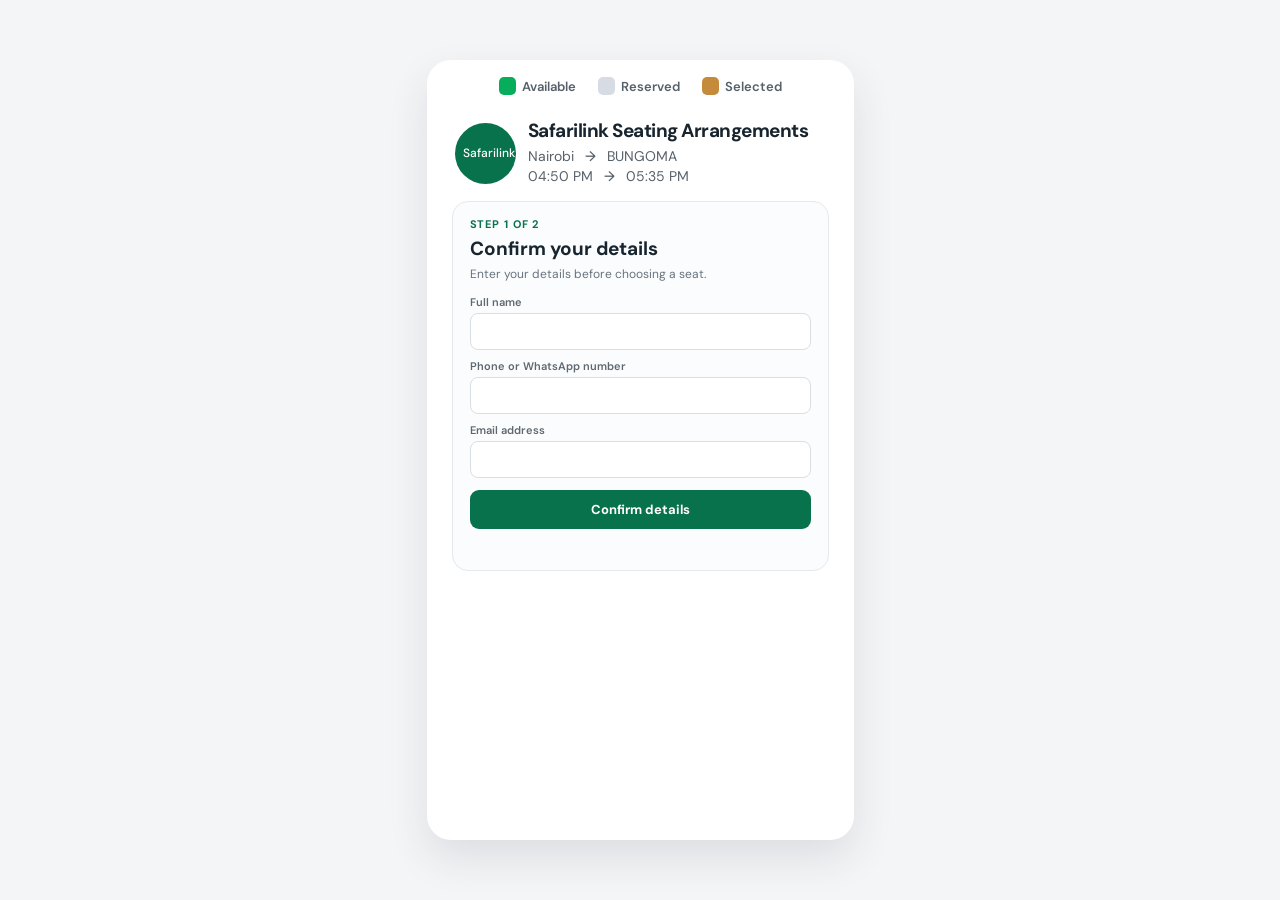
<file: seat.html>
<!doctype html>
<html lang="en">
<head>
  <meta charset="UTF-8">
  <meta name="viewport" content="width=device-width, initial-scale=1.0">
  <meta name="description" content="Safarilink seating arrangements">
  <title>Safarilink Seating Arrangements</title>
  <link rel="preconnect" href="https://fonts.googleapis.com">
  <link rel="preconnect" href="https://fonts.gstatic.com" crossorigin>
  <link href="https://fonts.googleapis.com/css2?family=DM+Sans:wght@400;500;600;700&display=swap" rel="stylesheet">
  <link rel="stylesheet" href="seat.css">
</head>
<body>
  <main class="boarding-card">
    <header class="page-header">
      <div class="legend" aria-label="Seat status legend">
        <span><i class="swatch available"></i>Available</span>
        <span><i class="swatch reserved"></i>Reserved</span>
        <span><i class="swatch selected"></i>Selected</span>
      </div>
      <div class="trip-header">
        <div class="brand-mark" aria-label="Safarilink logo">Safarilink</div>
        <div><h1>Safarilink Seating Arrangements</h1><p>Nairobi <b aria-hidden="true">→</b> BUNGOMA</p><p>04:50 PM <b aria-hidden="true">→</b> 05:35 PM</p></div>
      </div>
    </header>
    <section class="details-panel" aria-labelledby="details-title">
      <div class="step-label">Step 1 of 2</div>
      <h2 id="details-title">Confirm your details</h2>
      <p>Enter your details before choosing a seat.</p>
      <form class="details-form">
        <label>Full name<input name="name" type="text" autocomplete="name" required></label>
        <label>Phone or WhatsApp number<input name="phone" type="tel" autocomplete="tel" required></label>
        <label>Email address<input name="email" type="email" autocomplete="email" required></label>
        <button class="confirm-details" type="submit">Confirm details</button>
        <p class="details-message" role="status" aria-live="polite"></p>
      </form>
    </section>
    <section class="seat-panel" aria-labelledby="seat-map-title" hidden>
      <h2 id="seat-map-title" class="sr-only">Choose a seat</h2>
      <button class="cockpit" type="button" aria-label="Cockpit">✈ <span>Cockpit</span></button>
      <div class="seat-map" role="group" aria-label="Available seats">
        <div class="seat-row"><button class="seat available" data-seat="1A"><span>♙</span>1A</button><button class="seat available" data-seat="1B"><span>♙</span>1B</button><span class="row-number">1</span><button class="seat available" data-seat="1C"><span>♙</span>1C</button><button class="seat available" data-seat="1D"><span>♙</span>1D</button></div>
        <div class="seat-row"><button class="seat available" data-seat="2A"><span>♙</span>2A</button><button class="seat available" data-seat="2B"><span>♙</span>2B</button><span class="row-number">2</span><button class="seat available" data-seat="2C"><span>♙</span>2C</button><button class="seat available" data-seat="2D"><span>♙</span>2D</button></div>
        <div class="seat-row"><button class="seat available" data-seat="3A"><span>♙</span>3A</button><button class="seat available" data-seat="3B"><span>♙</span>3B</button><span class="row-number">3</span><button class="seat available" data-seat="3C"><span>♙</span>3C</button><button class="seat available" data-seat="3D"><span>♙</span>3D</button></div>
        <div class="seat-row"><button class="seat available" data-seat="4A"><span>♙</span>4A</button><button class="seat reserved" data-seat="4B" disabled><span>♙</span>4B</button><span class="row-number">4</span><button class="seat available" data-seat="4C"><span>♙</span>4C</button><button class="seat available" data-seat="4D"><span>♙</span>4D</button></div>
        <div class="seat-row"><button class="seat available" data-seat="5A"><span>♙</span>5A</button><button class="seat available" data-seat="5B"><span>♙</span>5B</button><span class="row-number">5</span><button class="seat reserved" data-seat="5C" disabled><span>♙</span>5C</button><button class="seat available" data-seat="5D"><span>♙</span>5D</button></div>
        <div class="seat-row"><button class="seat available" data-seat="6A"><span>♙</span>6A</button><button class="seat reserved" data-seat="6B" disabled><span>♙</span>6B</button><span class="row-number">6</span><button class="seat available" data-seat="6C"><span>♙</span>6C</button><button class="seat available" data-seat="6D"><span>♙</span>6D</button></div>
        <div class="seat-row"><button class="seat reserved" data-seat="7A" disabled><span>♙</span>7A</button><button class="seat available" data-seat="7B"><span>♙</span>7B</button><span class="row-number">7</span><button class="seat available" data-seat="7C"><span>♙</span>7C</button><button class="seat available" data-seat="7D"><span>♙</span>7D</button></div>
        <div class="seat-row"><button class="seat available" data-seat="8A"><span>♙</span>8A</button><button class="seat available" data-seat="8B"><span>♙</span>8B</button><span class="row-number">8</span><button class="seat available" data-seat="8C"><span>♙</span>8C</button><button class="seat reserved" data-seat="8D" disabled><span>♙</span>8D</button></div>
      </div>
      <p class="selection-message" role="status" aria-live="polite">Select an available seat to continue.</p>
      <a class="whatsapp-button" href="#" hidden>WhatsApp booking</a>
    </section>
  </main>
  <script src="seat.js"></script>
</body>
</html>
</file>
<file: seat.css>
:root { --ink: #18252f; --green: #08ad5b; --green-dark: #08724c; --sky: #eef8ff; --reserved: #d7dbe3; --selected: #c58b3c; }
* { box-sizing: border-box; }
body { min-height: 100vh; margin: 0; display: grid; place-items: center; padding: 14px; color: var(--ink); background: #f4f5f7; font-family: 'DM Sans', sans-serif; }
.boarding-card { width: min(100%, 427px); min-height: 780px; padding: 17px 25px 23px; overflow: hidden; border-radius: 24px; background: #fff; box-shadow: 0 18px 42px rgba(24, 42, 52, .11); }
.legend { display: flex; justify-content: center; gap: 22px; margin: 0 0 25px; color: #56606a; font-size: 13px; font-weight: 600; }.legend span { display: inline-flex; align-items: center; gap: 6px; white-space: nowrap; }.swatch { width: 17px; height: 18px; display: inline-block; border-radius: 5px; }.available { background: var(--green); }.reserved { background: var(--reserved); }.selected { background: var(--selected); }
.trip-header { display: flex; align-items: center; gap: 12px; margin: 0 3px 14px; }.brand-mark { width: 61px; height: 61px; flex: 0 0 61px; display: grid; place-items: center; padding: 8px; border-radius: 50%; color: #fff; background: var(--green-dark); font-size: 12px; font-weight: 500; }h1 { margin: 0 0 4px; font-size: 19px; line-height: 1.2; letter-spacing: -.5px; }.trip-header p { margin: 2px 0; color: #57616a; font-size: 14px; }.trip-header b { padding: 0 7px; font-weight: 500; }
.details-panel { margin-bottom: 14px; padding: 15px 17px 17px; border: 1px solid #e4e9ee; border-radius: 16px; background: #fbfcfd; }.step-label { margin-bottom: 5px; color: var(--green-dark); font-size: 11px; font-weight: 700; letter-spacing: .08em; text-transform: uppercase; }.details-panel h2 { margin: 0; font-size: 19px; }.details-panel > p { margin: 5px 0 13px; color: #68737d; font-size: 12px; }.details-form { display: grid; gap: 9px; }.details-form label { display: grid; gap: 4px; color: #5d6871; font-size: 11px; font-weight: 600; }.details-form input { width: 100%; min-height: 37px; padding: 7px 10px; border: 1px solid #d7dfe5; border-radius: 8px; color: var(--ink); background: #fff; font: inherit; outline: 0; }.details-form input:focus { border-color: var(--green); box-shadow: 0 0 0 2px rgba(8, 173, 91, .14); }.confirm-details, .whatsapp-button { min-height: 39px; border: 0; border-radius: 9px; color: #fff; background: var(--green-dark); font: 700 13px 'DM Sans', sans-serif; text-align: center; text-decoration: none; }.confirm-details { margin-top: 3px; cursor: pointer; }.confirm-details:hover, .whatsapp-button:hover { background: #075c3f; }.details-message { min-height: 15px; margin: 0; color: #ba493e; font-size: 11px; }
.seat-panel { padding: 14px 10px 9px; border-radius: 18px; background: var(--sky); }.seat-panel[hidden], .whatsapp-button[hidden] { display: none; }.cockpit { display: flex; align-items: center; justify-content: center; gap: 9px; width: 148px; height: 43px; margin: 0 auto 15px; border: 0; border-radius: 17px; color: #fff; background: #303746; font-size: 20px; }.cockpit span { font-size: 16px; font-weight: 600; }.seat-map { display: grid; gap: 11px; }.seat-row { display: grid; grid-template-columns: 1fr 1fr 40px 1fr 1fr; gap: 8px; align-items: center; }.seat { width: 100%; aspect-ratio: 1.2 / 1; display: flex; flex-direction: column; align-items: center; justify-content: center; border: 0; border-radius: 12px; color: #fff; background: var(--green); font-size: 14px; font-weight: 500; line-height: 1.1; }.seat span { margin-bottom: 3px; font-size: 22px; line-height: .8; transform: rotate(180deg); }.seat.available:hover, .seat.selected { background: var(--selected); }.seat:focus-visible { outline: 3px solid #223b4c; outline-offset: 2px; }.seat.reserved { color: #66717c; background: var(--reserved); cursor: not-allowed; }.row-number { justify-self: center; font-size: 15px; font-weight: 500; }.selection-message { min-height: 17px; margin: 13px 0 0; color: #68737d; text-align: center; font-size: 12px; }.whatsapp-button { display: grid; place-items: center; margin: 10px auto 0; padding: 0 18px; background: #16a957; }.sr-only { position: absolute; width: 1px; height: 1px; padding: 0; margin: -1px; overflow: hidden; clip: rect(0, 0, 0, 0); white-space: nowrap; border: 0; }
@media (max-width: 390px) { body { padding: 8px; }.boarding-card { padding: 14px 16px 18px; border-radius: 20px; }.legend { gap: 11px; font-size: 11px; }.swatch { width: 15px; height: 16px; }.seat-row { grid-template-columns: 1fr 1fr 30px 1fr 1fr; gap: 6px; }.seat-map { gap: 9px; }.seat { border-radius: 10px; font-size: 12px; }.seat span { font-size: 19px; } }
</file>
